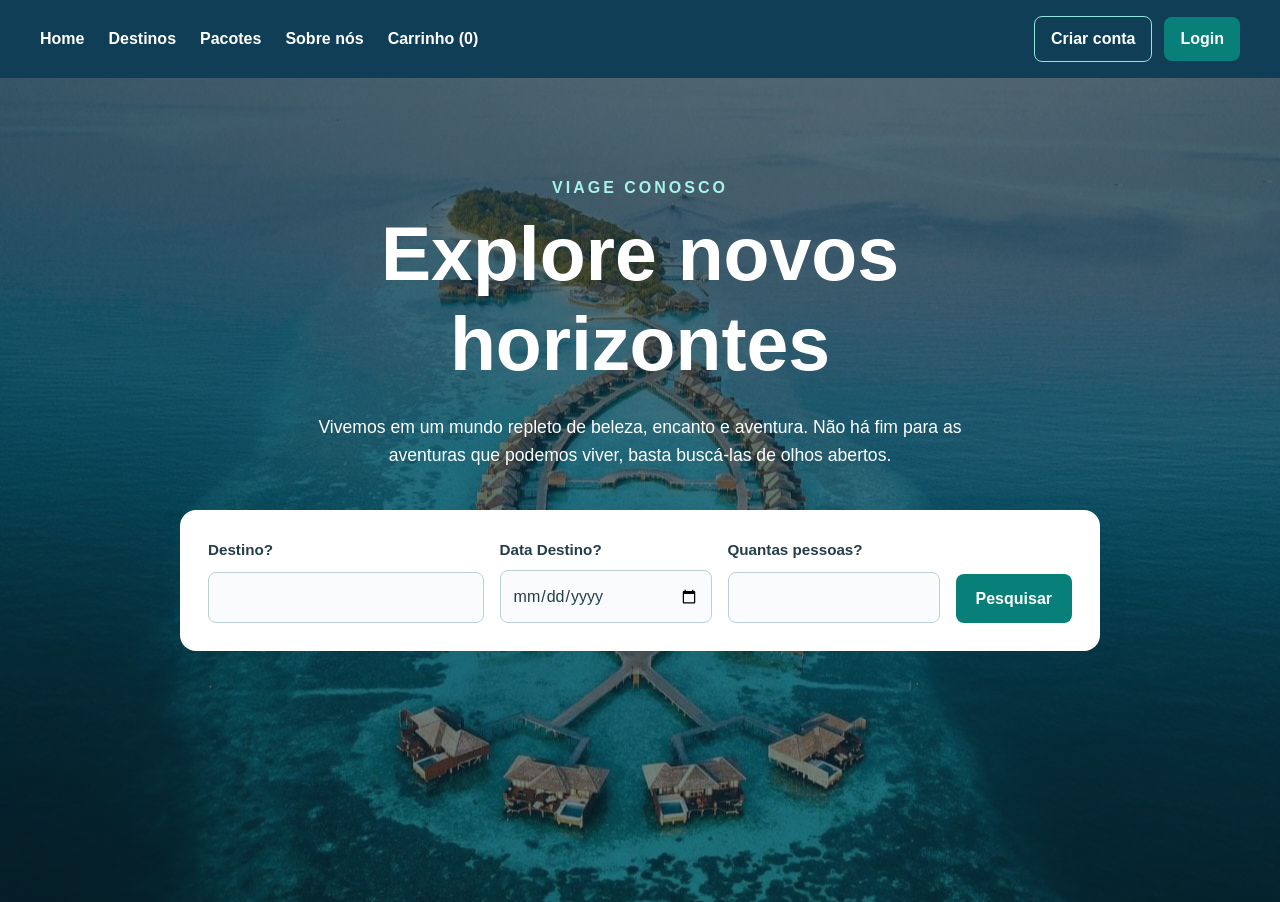
<file: index.html>
<!DOCTYPE html>
<html lang="pt-br">
<head>
    <meta charset="UTF-8">
    <meta name="viewport" content="width=device-width, initial-scale=1.0">
    <title>Viagem dos Sonhos</title>
    <link rel="stylesheet" href="style/style.css">
    <script src="script/carrinho.js" defer></script>
</head>
<body class="home">
    <menu>
        <ul>
            <li><a href="index.html">Home</a></li>
            <li><a href="pags/destinos.html">Destinos</a></li>
            <li><a href="pags/pacotes.html">Pacotes</a></li>
            <li><a href="pags/sobrenos.html">Sobre nós</a></li>
        <li><button type="button" id="abrir-carrinho" aria-haspopup="dialog" aria-controls="modal-carrinho">Carrinho (<span id="contador-carrinho">0</span>)</button></li>
        </ul>
        <button><a href="pags/criarconta.html">Criar conta</a></button>
        <button><a href="pags/login.html">Login</a></button>
    </menu>
    <main>
    <h2>Viage conosco</h2>
    <h1>Explore novos horizontes</h1>
    <p>Vivemos em um mundo repleto de beleza, encanto e aventura. Não há fim para as aventuras que podemos viver, basta buscá-las de olhos abertos.</p>
    <form action="">
        <label for="destino">Destino?</label>
        <input type="text" id="destino" name="destino">
        <label for="data">Data Destino?</label>
        <input type="date" id="data" name="data">
        <label for="pessoas">Quantas pessoas?</label>
        <input type="number" id="pessoas" name="pessoas">
        <input type="submit" value="Pesquisar">
    </form>
    </main>
</body>
</html>
</file>
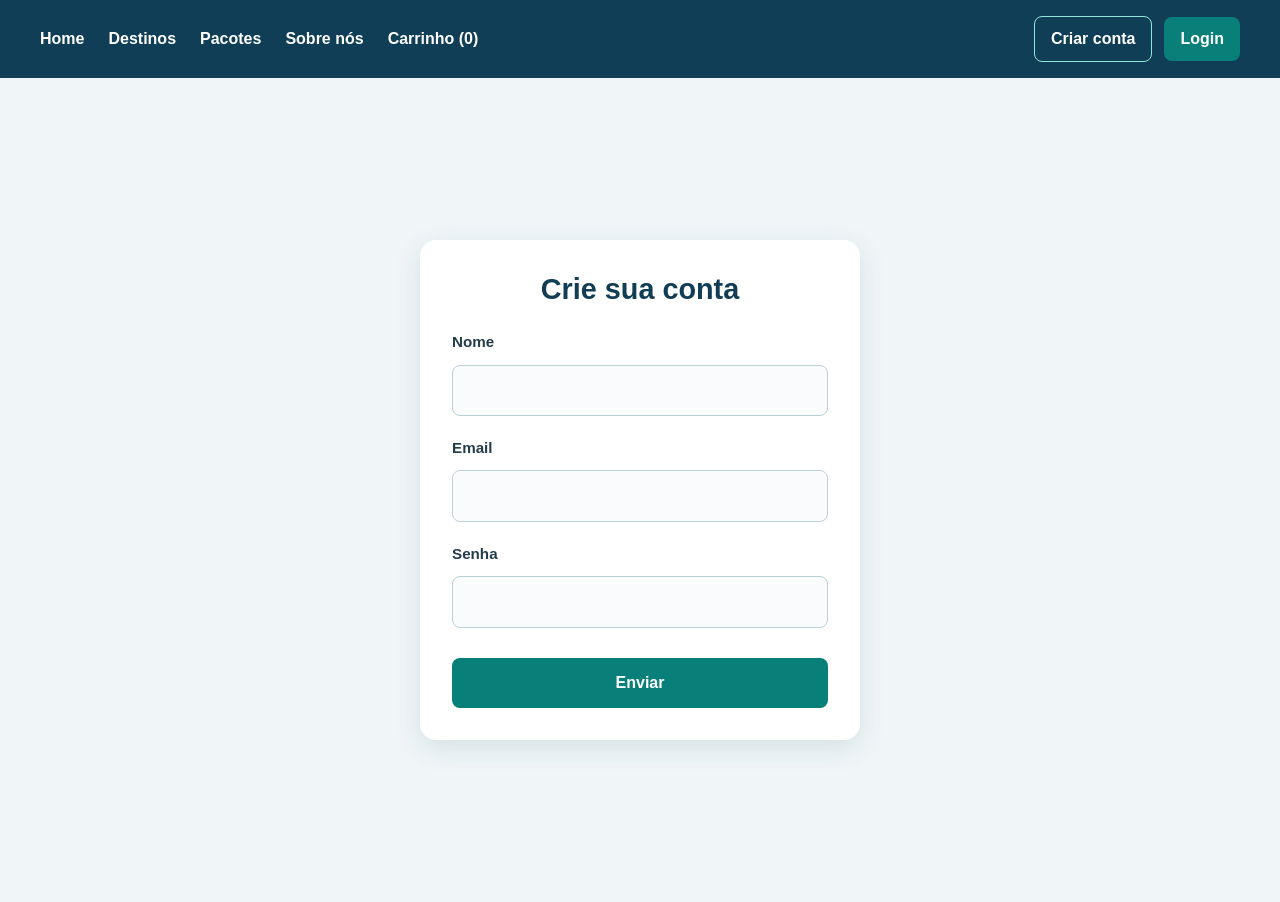
<file: pags/criarconta.html>
<!DOCTYPE html>
<html lang="pt-br">
<head>
    <meta charset="UTF-8">
    <meta name="viewport" content="width=device-width, initial-scale=1.0">
    <title>Viagem dos Sonhos</title>

    <link rel="stylesheet" href="../style/style.css">
    <script src="../script/carrinho.js" defer></script>
</head>
<body class="autenticacao">
     <menu>
      <ul>
        <li><a href="../index.html">Home</a></li>
        <li><a href="destinos.html">Destinos</a></li>
        <li><a href="pacotes.html">Pacotes</a></li>
        <li><a href="sobrenos.html">Sobre nós</a></li>
        <li><button type="button" id="abrir-carrinho" aria-haspopup="dialog" aria-controls="modal-carrinho">Carrinho (<span id="contador-carrinho">0</span>)</button></li>
      </ul>
      <button><a href="criarconta.html">Criar conta</a></button>
      <button><a href="login.html">Login</a></button>
    </menu>
    <main>
    <form action="#" method="post">
      <h1>Crie sua conta</h1>
      <label for="nome">Nome</label>
      <input type="text" name="nome" id="nome">
      <label for="email">Email</label>
      <input type="email" name="email" id="email">
      <label for="senha">Senha</label>
      <input type="password" name="senha" id="senha">
      <input type="submit" value="Enviar">
    </form>
    </main>
</body>
</html>
</file>
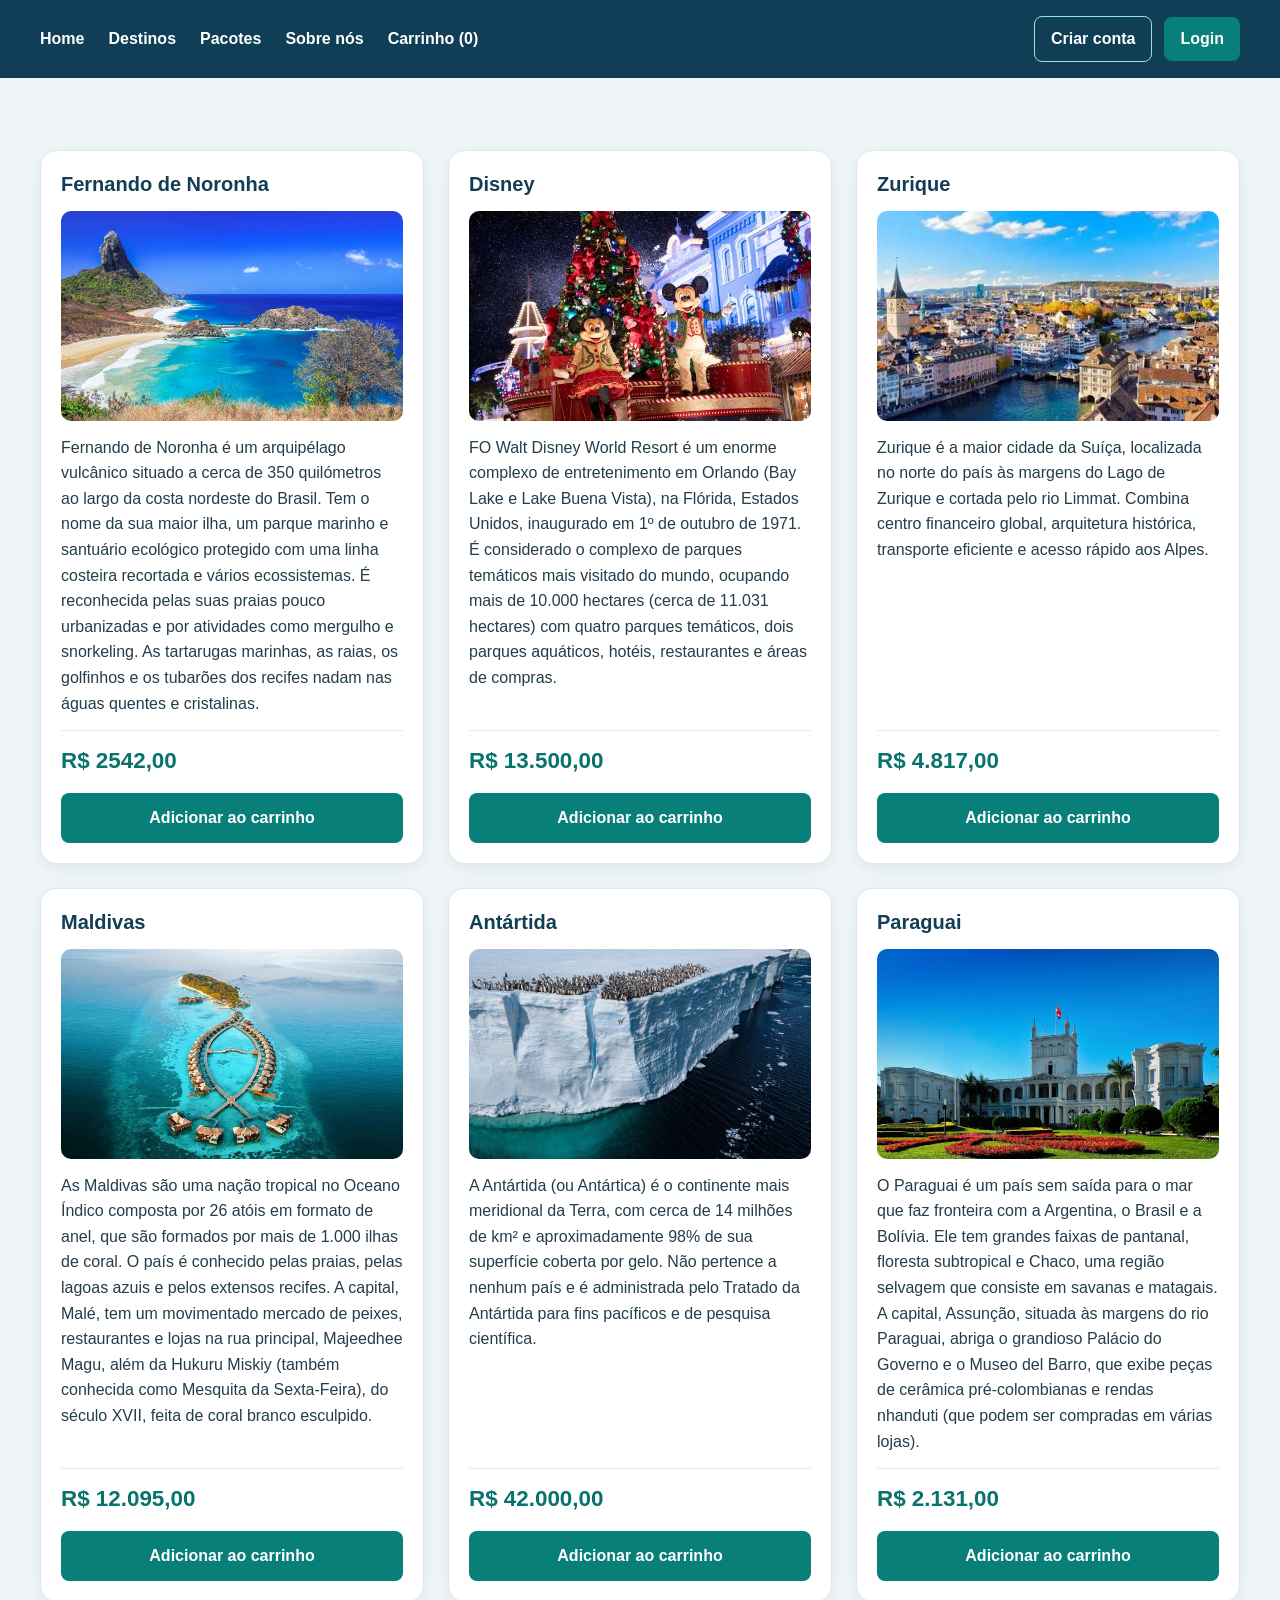
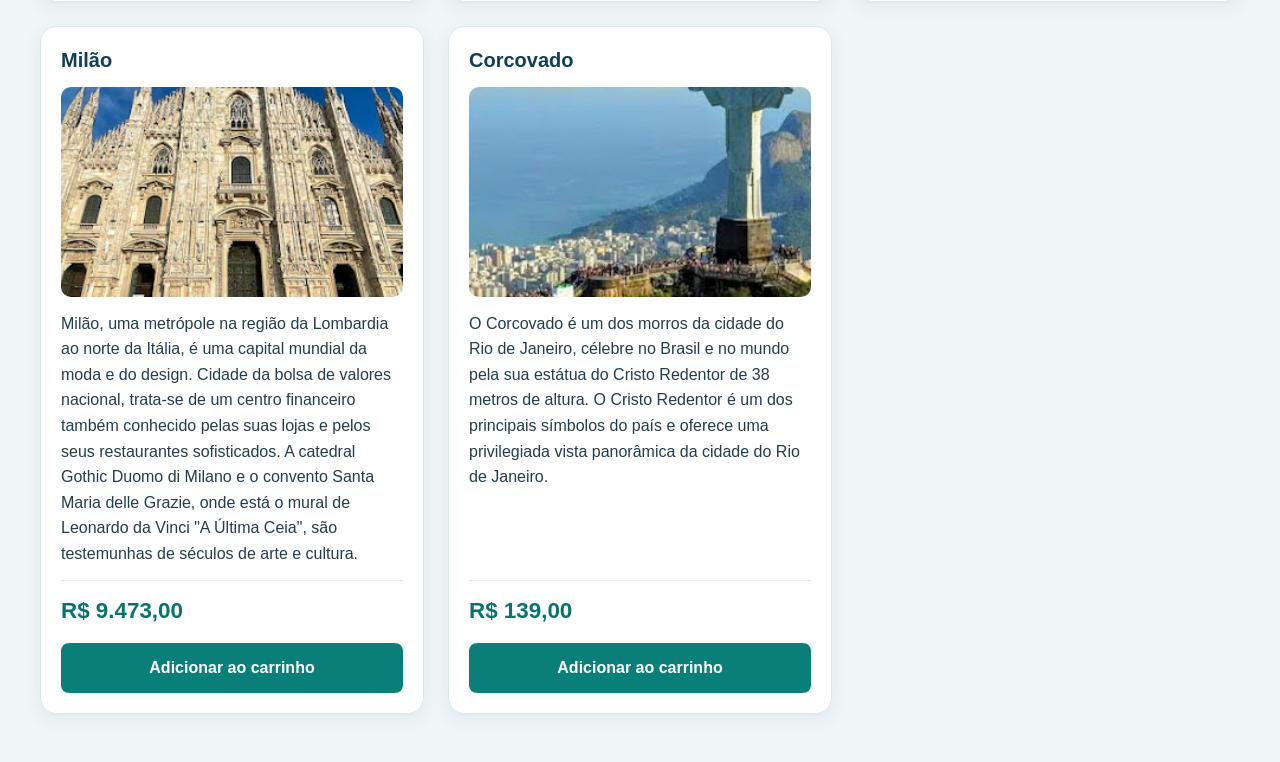
<file: pags/destinos.html>
<!doctype html>
<html lang="pt-br">
  <head>
    <meta charset="UTF-8" />
    <meta name="viewport" content="width=device-width, initial-scale=1.0" />
    <title>Viagem dos Sonhos</title>
    <link rel="stylesheet" href="../style/style.css" />
      <script src="../script/carrinho.js" defer></script>
</head>
  <body class="catalogo">
    <menu>
      <ul>
        <li><a href="../index.html">Home</a></li>
        <li><a href="destinos.html">Destinos</a></li>
        <li><a href="pacotes.html">Pacotes</a></li>
        <li><a href="sobrenos.html">Sobre nós</a></li>
        <li><button type="button" id="abrir-carrinho" aria-haspopup="dialog" aria-controls="modal-carrinho">Carrinho (<span id="contador-carrinho">0</span>)</button></li>
      </ul>
      <button><a href="criarconta.html">Criar conta</a></button>
      <button><a href="login.html">Login</a></button>
    </menu>
    <main>
    <div class="container-destino">

      <div class="card">
        <p>Fernando de Noronha</p>
        <img src="../img/fernando-de-noronha.jpg" alt="imagem de fernando de noronha">
        <p>Fernando de Noronha é um arquipélago vulcânico situado a cerca de 350 quilómetros ao largo da costa nordeste do Brasil. Tem o nome da sua maior ilha, um parque marinho e santuário ecológico protegido com uma linha costeira recortada e vários ecossistemas. É reconhecida pelas suas praias pouco urbanizadas e por atividades como mergulho e snorkeling. As tartarugas marinhas, as raias, os golfinhos e os tubarões dos recifes nadam nas águas quentes e cristalinas.</p>
        <p>R$ 2542,00</p>
        <button type="button" class="adicionar-carrinho" data-tipo="Destino" data-preco="254200">Adicionar ao carrinho</button>
      </div>

      <div class="card">
        <p>Disney</p>
        <img src="../img/Disney.webp" alt="imagem da Disney ">
        <p>FO Walt Disney World Resort é um enorme complexo de entretenimento em Orlando (Bay Lake e Lake Buena Vista), na Flórida, Estados Unidos, inaugurado em 1º de outubro de 1971. É considerado o complexo de parques temáticos mais visitado do mundo, ocupando mais de 10.000 hectares (cerca de 11.031 hectares) com quatro parques temáticos, dois parques aquáticos, hotéis, restaurantes e áreas de compras.</p>
        <p>R$ 13.500,00</p>
        <button type="button" class="adicionar-carrinho" data-tipo="Destino" data-preco="1350000">Adicionar ao carrinho</button>
      </div>

      <div class="card">
        <p>Zurique</p>
        <img src="../img/Suica.jpeg" alt="imagem de Zurique">
        <p>Zurique é a maior cidade da Suíça, localizada no norte do país às margens do Lago de Zurique e cortada pelo rio Limmat. Combina centro financeiro global, arquitetura histórica, transporte eficiente e acesso rápido aos Alpes.</p>
        <p>R$ 4.817,00</p>
        <button type="button" class="adicionar-carrinho" data-tipo="Destino" data-preco="481700">Adicionar ao carrinho</button>
      </div>

      <div class="card">
        <p>Maldivas</p>
        <img src="../img/Maldivas.jpg" alt="imagem de Maldivas">
        <p>As Maldivas são uma nação tropical no Oceano Índico composta por 26 atóis em formato de anel, que são formados por mais de 1.000 ilhas de coral. O país é conhecido pelas praias, pelas lagoas azuis e pelos extensos recifes. A capital, Malé, tem um movimentado mercado de peixes, restaurantes e lojas na rua principal, Majeedhee Magu, além da Hukuru Miskiy (também conhecida como Mesquita da Sexta-Feira), do século XVII, feita de coral branco esculpido.</p>
        <p>R$ 12.095,00</p>
        <button type="button" class="adicionar-carrinho" data-tipo="Destino" data-preco="1209500">Adicionar ao carrinho</button>
      </div>

      <div class="card">
        <p>Antártida</p>
        <img src="../img/Antartida.jpg" alt="imagem de Antártida">
        <p>A Antártida (ou Antártica) é o continente mais meridional da Terra, com cerca de 14 milhões de km² e aproximadamente 98% de sua superfície coberta por gelo. Não pertence a nenhum país e é administrada pelo Tratado da Antártida para fins pacíficos e de pesquisa científica.</p>
        <p>R$ 42.000,00</p>
        <button type="button" class="adicionar-carrinho" data-tipo="Destino" data-preco="4200000">Adicionar ao carrinho</button>
      </div>

      <div class="card">
        <p>Paraguai</p>
        <img src="../img/Paraguai.jpg" alt="imagem do Paraguai">
        <p>O Paraguai é um país sem saída para o mar que faz fronteira com a Argentina, o Brasil e a Bolívia. Ele tem grandes faixas de pantanal, floresta subtropical e Chaco, uma região selvagem que consiste em savanas e matagais. A capital, Assunção, situada às margens do rio Paraguai, abriga o grandioso Palácio do Governo e o Museo del Barro, que exibe peças de cerâmica pré-colombianas e rendas nhanduti (que podem ser compradas em várias lojas).</p>
        <p>R$ 2.131,00</p>
        <button type="button" class="adicionar-carrinho" data-tipo="Destino" data-preco="213100">Adicionar ao carrinho</button>
      </div>

      <div class="card">
        <p>Milão</p>
        <img src="../img/Milao.jpg" alt="imagem de Milão">
        <p>Milão, uma metrópole na região da Lombardia ao norte da Itália, é uma capital mundial da moda e do design. Cidade da bolsa de valores nacional, trata-se de um centro financeiro também conhecido pelas suas lojas e pelos seus restaurantes sofisticados. A catedral Gothic Duomo di Milano e o convento Santa Maria delle Grazie, onde está o mural de Leonardo da Vinci "A Última Ceia", são testemunhas de séculos de arte e cultura.</p>
        <p>R$ 9.473,00</p>
        <button type="button" class="adicionar-carrinho" data-tipo="Destino" data-preco="947300">Adicionar ao carrinho</button>
      </div>

      <div class="card">
        <p>Corcovado</p>
        <img src="../img/Rio de Janeiro.jpg" alt="imagem do Rio de Janeiro">
        <p>O Corcovado é um dos morros da cidade do Rio de Janeiro, célebre no Brasil e no mundo pela sua estátua do Cristo Redentor de 38 metros de altura. O Cristo Redentor é um dos principais símbolos do país e oferece uma privilegiada vista panorâmica da cidade do Rio de Janeiro.</p>
        <p>R$ 139,00</p>
        <button type="button" class="adicionar-carrinho" data-tipo="Destino" data-preco="13900">Adicionar ao carrinho</button>
      </div>

    </div>
      </main>
</body>
</html>
</file>
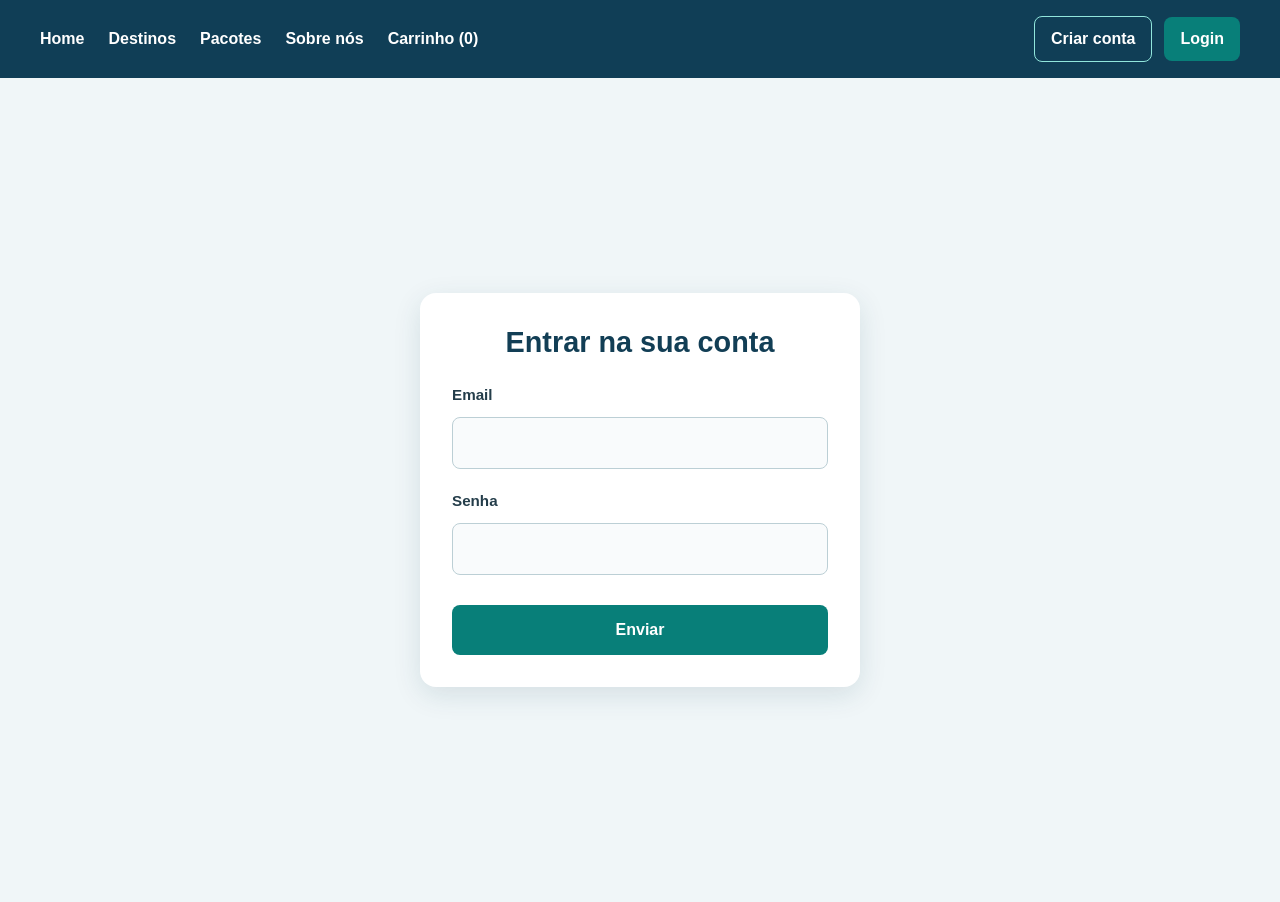
<file: pags/login.html>
<!DOCTYPE html>
<html lang="pt-br">
<head>
    <meta charset="UTF-8">
    <meta name="viewport" content="width=device-width, initial-scale=1.0">
    <title>Viagem dos Sonhos</title>
    <link rel="stylesheet" href="../style/style.css">
    <script src="../script/carrinho.js" defer></script>
</head>
<body class="autenticacao">
     <menu>
      <ul>
        <li><a href="../index.html">Home</a></li>
        <li><a href="destinos.html">Destinos</a></li>
        <li><a href="pacotes.html">Pacotes</a></li>
        <li><a href="sobrenos.html">Sobre nós</a></li>
        <li><button type="button" id="abrir-carrinho" aria-haspopup="dialog" aria-controls="modal-carrinho">Carrinho (<span id="contador-carrinho">0</span>)</button></li>
      </ul>
      <button><a href="criarconta.html">Criar conta</a></button>
      <button><a href="login.html">Login</a></button>
    </menu>
    <main>
     <form action="#" method="post">
      <h1>Entrar na sua conta</h1>
      <label for="email">Email</label>
      <input type="email" name="email" id="email">
      <label for="senha">Senha</label>
      <input type="password" name="senha" id="senha">
      <input type="submit" value="Enviar">
    </form>

    
    
    
    </main>
</body>
</html>
</file>
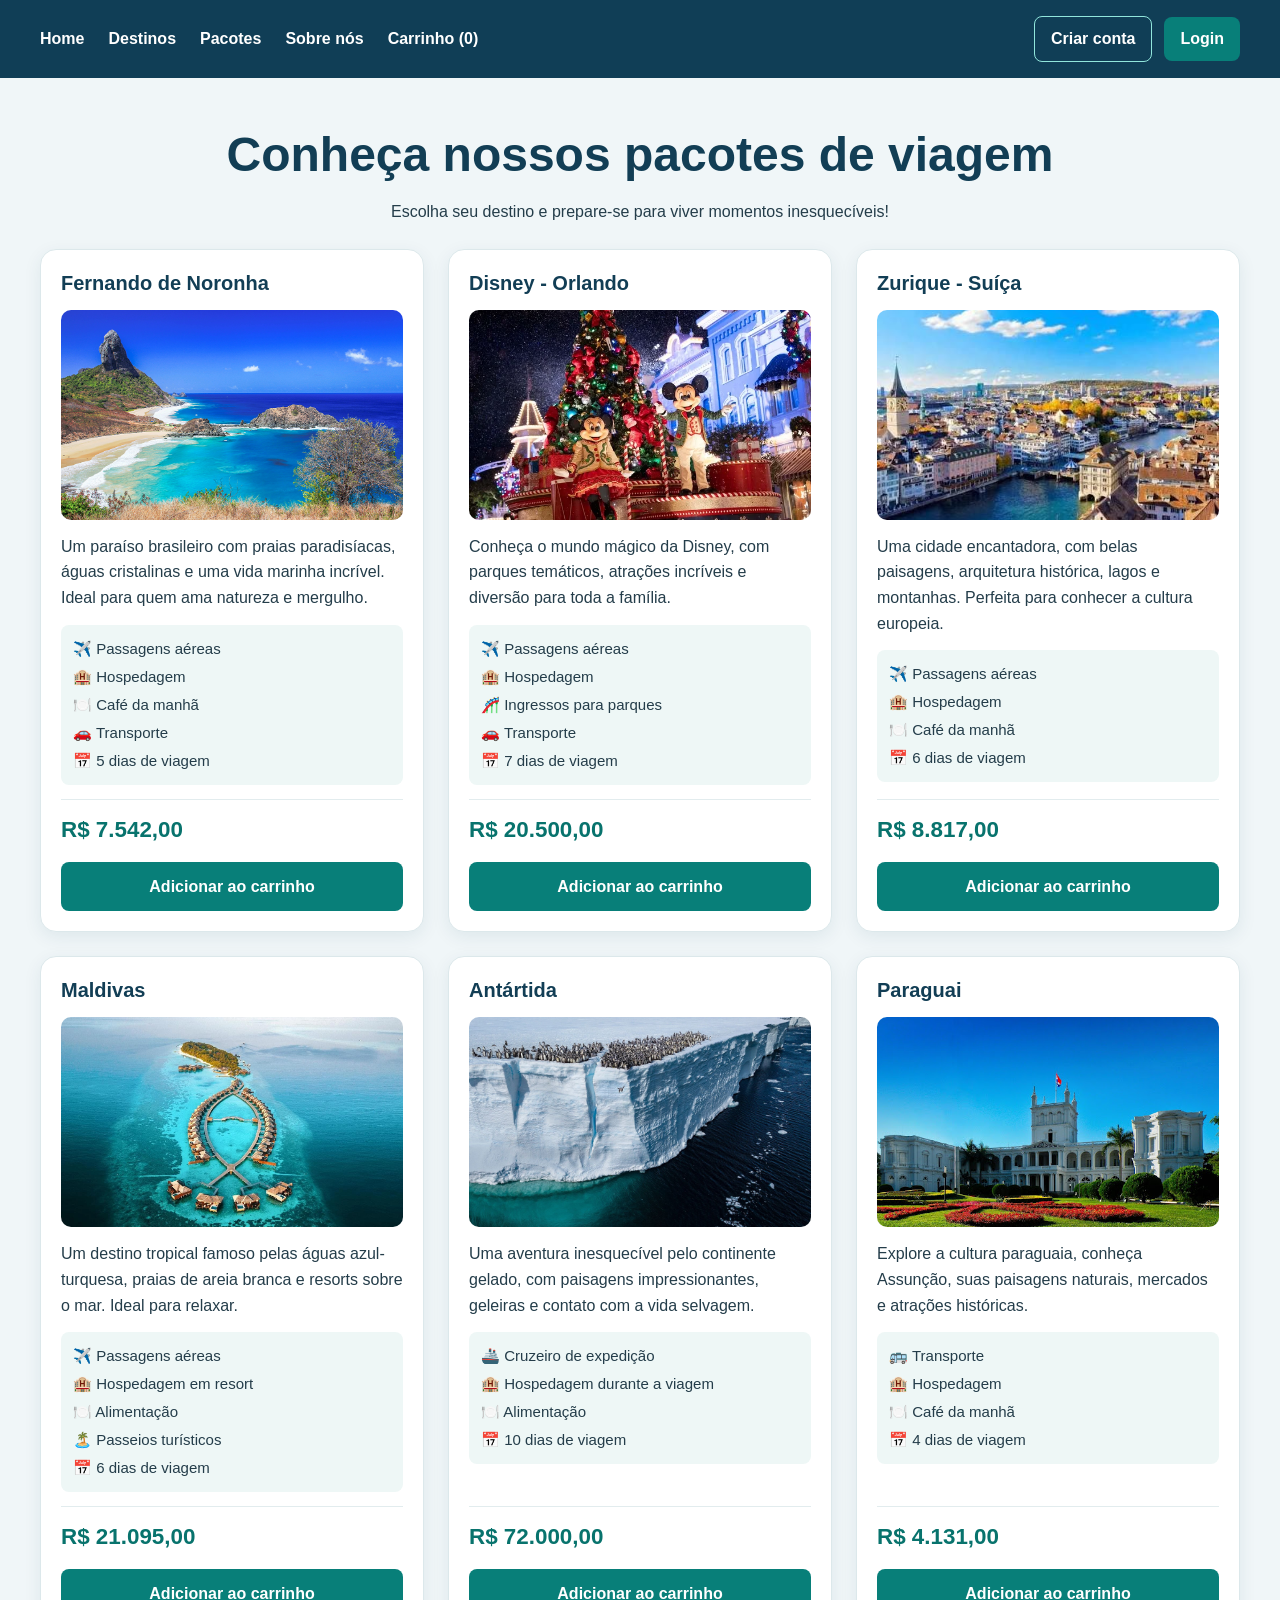
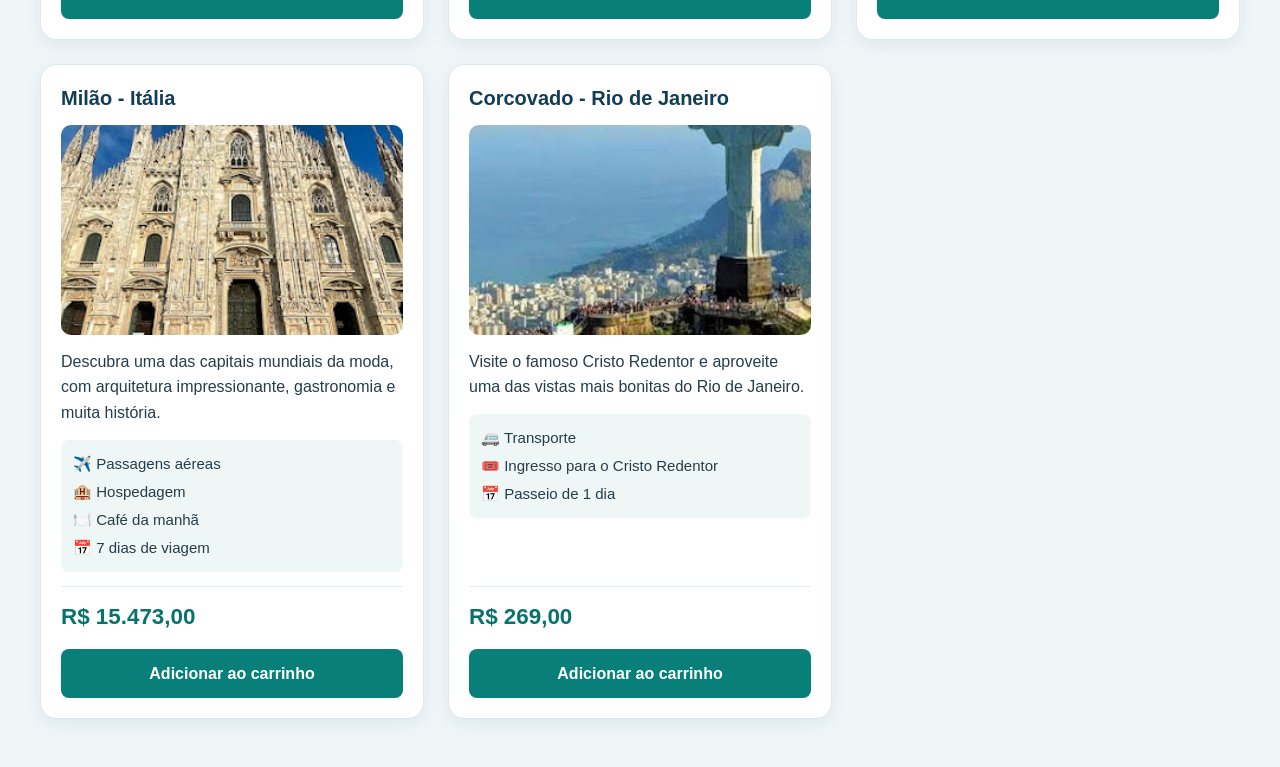
<file: pags/pacotes.html>
<!DOCTYPE html>
<html lang="pt-br">
<head>
    <meta charset="UTF-8">
    <meta name="viewport" content="width=device-width, initial-scale=1.0">
    <title>Pacotes - Viagem dos Sonhos</title>
    <link rel="stylesheet" href="../style/style.css">
    <script src="../script/carrinho.js" defer></script>
</head>
<body class="catalogo">

    <menu>
        <ul>
            <li><a href="../index.html">Home</a></li>
            <li><a href="destinos.html">Destinos</a></li>
            <li><a href="pacotes.html">Pacotes</a></li>
            <li><a href="sobrenos.html">Sobre nós</a></li>
        <li><button type="button" id="abrir-carrinho" aria-haspopup="dialog" aria-controls="modal-carrinho">Carrinho (<span id="contador-carrinho">0</span>)</button></li>
        </ul>
        <button><a href="criarconta.html">Criar conta</a></button>
        <button><a href="login.html">Login</a></button>
    </menu>
    <main>

    <h1>Conheça nossos pacotes de viagem</h1>
    <p>Escolha seu destino e prepare-se para viver momentos inesquecíveis!</p>
    <div class="container-destino">

        <div class="card">
            <p>Fernando de Noronha</p>
            <img src="../img/fernando-de-noronha.jpg" alt="Fernando de Noronha">
            <p>Um paraíso brasileiro com praias paradisíacas, águas cristalinas e uma vida marinha incrível. Ideal para quem ama natureza e mergulho.</p>
            <ul>
                <li>✈️ Passagens aéreas</li>
                <li>🏨 Hospedagem</li>
                <li>🍽️ Café da manhã</li>
                <li>🚗 Transporte</li>
                <li>📅 5 dias de viagem</li>
            </ul>
            <p>R$ 7.542,00</p>
            <button type="button" class="adicionar-carrinho" data-tipo="Pacote" data-preco="754200">Adicionar ao carrinho</button>
        </div>

        <div class="card">
            <p>Disney - Orlando</p>
            <img src="../img/Disney.webp" alt="Disney">
            <p>Conheça o mundo mágico da Disney, com parques temáticos, atrações incríveis e diversão para toda a família.</p>
            <ul>
                <li>✈️ Passagens aéreas</li>
                <li>🏨 Hospedagem</li>
                <li>🎢 Ingressos para parques</li>
                <li>🚗 Transporte</li>
                <li>📅 7 dias de viagem</li>
            </ul>
            <p>R$ 20.500,00</p>
            <button type="button" class="adicionar-carrinho" data-tipo="Pacote" data-preco="2050000">Adicionar ao carrinho</button>
        </div>

        <div class="card">
            <p>Zurique - Suíça</p>
            <img src="../img/Suica.jpeg" alt="Zurique">
            <p>Uma cidade encantadora, com belas paisagens, arquitetura histórica, lagos e montanhas. Perfeita para conhecer a cultura europeia.</p>
            <ul>
                <li>✈️ Passagens aéreas</li>
                <li>🏨 Hospedagem</li>
                <li>🍽️ Café da manhã</li>
                <li>📅 6 dias de viagem</li>
            </ul>
            <p>R$ 8.817,00</p>
            <button type="button" class="adicionar-carrinho" data-tipo="Pacote" data-preco="881700">Adicionar ao carrinho</button>
        </div>

        <div class="card">
            <p>Maldivas</p>
            <img src="../img/Maldivas.jpg" alt="Maldivas">
            <p>Um destino tropical famoso pelas águas azul-turquesa, praias de areia branca e resorts sobre o mar. Ideal para relaxar.</p>
            <ul>
                <li>✈️ Passagens aéreas</li>
                <li>🏨 Hospedagem em resort</li>
                <li>🍽️ Alimentação</li>
                <li>🏝️ Passeios turísticos</li>
                <li>📅 6 dias de viagem</li>
            </ul>
            <p>R$ 21.095,00</p>
            <button type="button" class="adicionar-carrinho" data-tipo="Pacote" data-preco="2109500">Adicionar ao carrinho</button>
        </div>

        <div class="card">
            <p>Antártida</p>
            <img src="../img/Antartida.jpg" alt="Antártida">
            <p>Uma aventura inesquecível pelo continente gelado, com paisagens impressionantes, geleiras e contato com a vida selvagem.</p>
            <ul>
                <li>🚢 Cruzeiro de expedição</li>
                <li>🏨 Hospedagem durante a viagem</li>
                <li>🍽️ Alimentação</li>
                <li>📅 10 dias de viagem</li>
            </ul>
            <p>R$ 72.000,00</p>
            <button type="button" class="adicionar-carrinho" data-tipo="Pacote" data-preco="7200000">Adicionar ao carrinho</button>
        </div>

        <div class="card">
            <p>Paraguai</p>
            <img src="../img/Paraguai.jpg" alt="Paraguai">
            <p>Explore a cultura paraguaia, conheça Assunção, suas paisagens naturais, mercados e atrações históricas.</p>
            <ul>
                <li>🚌 Transporte</li>
                <li>🏨 Hospedagem</li>
                <li>🍽️ Café da manhã</li>
                <li>📅 4 dias de viagem</li>
            </ul>
            <p>R$ 4.131,00</p>
            <button type="button" class="adicionar-carrinho" data-tipo="Pacote" data-preco="413100">Adicionar ao carrinho</button>
        </div>

        <div class="card">
            <p>Milão - Itália</p>
            <img src="../img/Milao.jpg" alt="Milão">
            <p>Descubra uma das capitais mundiais da moda, com arquitetura impressionante, gastronomia e muita história.</p>
            <ul>
                <li>✈️ Passagens aéreas</li>
                <li>🏨 Hospedagem</li>
                <li>🍽️ Café da manhã</li>
                <li>📅 7 dias de viagem</li>
            </ul>
            <p>R$ 15.473,00</p>
            <button type="button" class="adicionar-carrinho" data-tipo="Pacote" data-preco="1547300">Adicionar ao carrinho</button>
        </div>

        <div class="card">
            <p>Corcovado - Rio de Janeiro</p>
            <img src="../img/Rio de Janeiro.jpg" alt="Corcovado">
            <p>Visite o famoso Cristo Redentor e aproveite uma das vistas mais bonitas do Rio de Janeiro.</p>
            <ul>
                <li>🚐 Transporte</li>
                <li>🎟️ Ingresso para o Cristo Redentor</li>
                <li>📅 Passeio de 1 dia</li>
            </ul>
            <p>R$ 269,00</p>
            <button type="button" class="adicionar-carrinho" data-tipo="Pacote" data-preco="26900">Adicionar ao carrinho</button>
        </div>

    </div>

    </main>
</body>
</html>
</file>
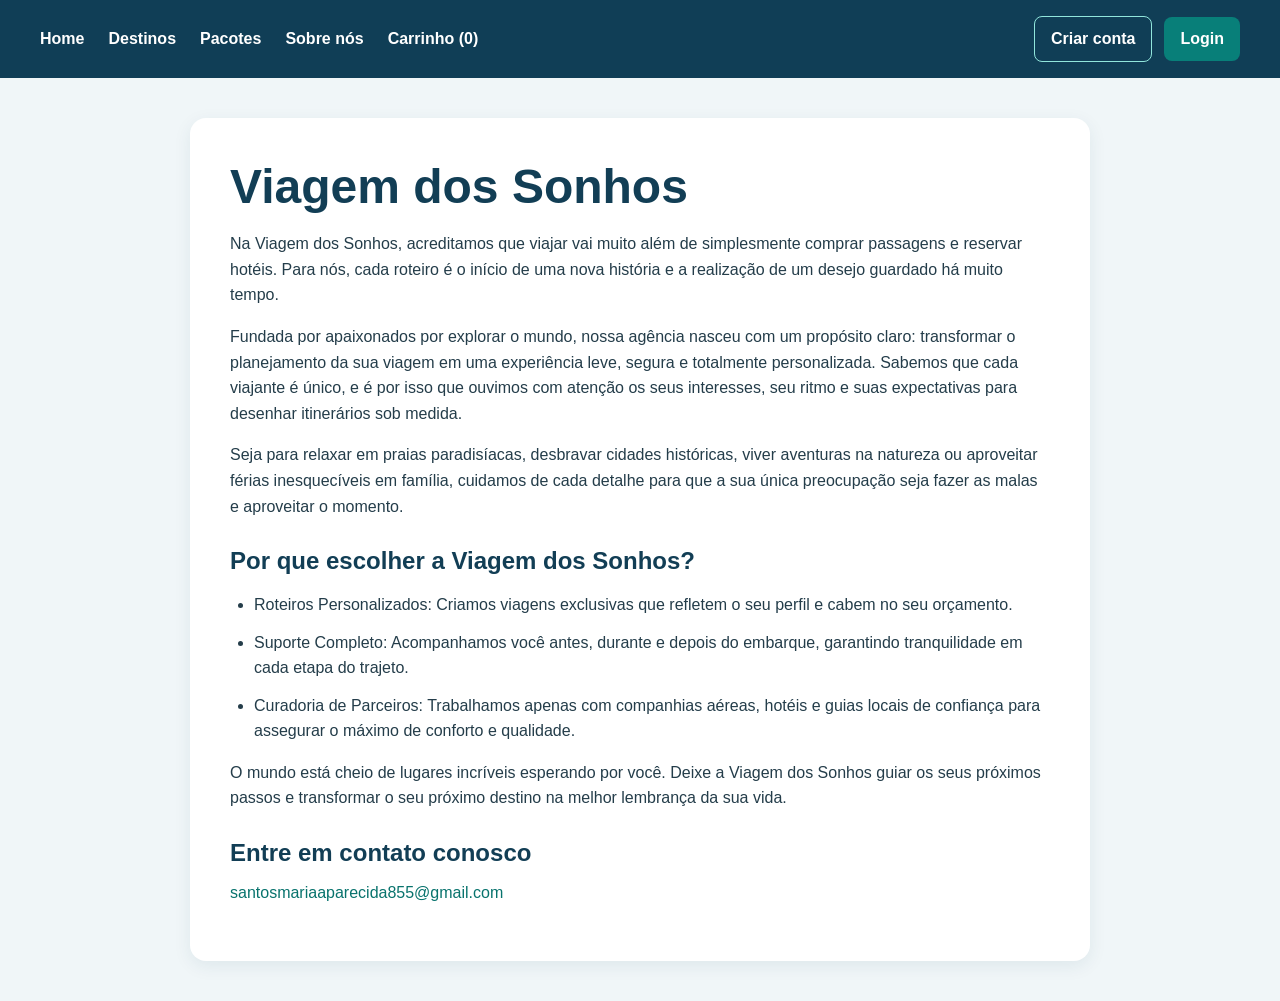
<file: pags/sobrenos.html>
<!DOCTYPE html>
<html lang="pt-br">
<head>
    <meta charset="UTF-8">
    <meta name="viewport" content="width=device-width, initial-scale=1.0">
    <title>Viagem dos Sonhos</title>
    <link rel="stylesheet" href="../style/style.css">
    <script src="../script/carrinho.js" defer></script>
</head>
<body class="sobre">
    <menu>
      <ul>
        <li><a href="../index.html">Home</a></li>
        <li><a href="destinos.html">Destinos</a></li>
        <li><a href="pacotes.html">Pacotes</a></li>
        <li><a href="sobrenos.html">Sobre nós</a></li>
        <li><button type="button" id="abrir-carrinho" aria-haspopup="dialog" aria-controls="modal-carrinho">Carrinho (<span id="contador-carrinho">0</span>)</button></li>
      </ul>
      <button><a href="criarconta.html">Criar conta</a></button>
      <button><a href="login.html">Login</a></button>
    </menu>
    <main>
    <h1>Viagem dos Sonhos</h1>
    <p>Na Viagem dos Sonhos, acreditamos que viajar vai muito além de simplesmente comprar passagens e reservar hotéis. Para nós, cada roteiro é o início de uma nova história e a realização de um desejo guardado há muito tempo.</p>
    <p>Fundada por apaixonados por explorar o mundo, nossa agência nasceu com um propósito claro: transformar o planejamento da sua viagem em uma experiência leve, segura e totalmente personalizada. Sabemos que cada viajante é único, e é por isso que ouvimos com atenção os seus interesses, seu ritmo e suas expectativas para desenhar itinerários sob medida.</p>
    <p>Seja para relaxar em praias paradisíacas, desbravar cidades históricas, viver aventuras na natureza ou aproveitar férias inesquecíveis em família, cuidamos de cada detalhe para que a sua única preocupação seja fazer as malas e aproveitar o momento.</p>
    <h2>Por que escolher a Viagem dos Sonhos?</h2>
    <ul>
        <li>Roteiros Personalizados: Criamos viagens exclusivas que refletem o seu perfil e cabem no seu orçamento.</li>
        <li>Suporte Completo: Acompanhamos você antes, durante e depois do embarque, garantindo tranquilidade em cada etapa do trajeto.</li>
        <li>Curadoria de Parceiros: Trabalhamos apenas com companhias aéreas, hotéis e guias locais de confiança para assegurar o máximo de conforto e qualidade.</li>
    </ul>
    <p>O mundo está cheio de lugares incríveis esperando por você. Deixe a Viagem dos Sonhos guiar os seus próximos passos e transformar o seu próximo destino na melhor lembrança da sua vida.</p>
    <h2>Entre em contato conosco</h2>
    <p>santosmariaaparecida855@gmail.com</p>
    </main>
</body>
</html>
</file>
<file: style/style.css>
* {
    box-sizing: border-box;
}

body {
    margin: 0;
    font-family: Arial, Helvetica, sans-serif;
    background-color: #f0f6f8;
    color: #243d4a;
    line-height: 1.6;
}

h1, h2 {
    color: #123e55;
    line-height: 1.2;
}

h1 {
    font-size: clamp(2rem, 4vw, 3rem);
    margin: 0 0 16px;
}

h2 {
    margin: 28px 0 12px;
}

p {
    margin: 0 0 16px;
}

menu {
    margin: 0;
    padding: 16px max(24px, calc((100% - 1200px) / 2));
    background-color: #103e56;
    display: flex;
    align-items: center;
    flex-wrap: wrap;
    gap: 12px;
}

menu ul {
    display: flex;
    flex-wrap: wrap;
    gap: 24px;
    list-style: none;
    padding: 0;
    margin: 0 auto 0 0;
}

menu a {
    color: white;
    text-decoration: none;
    font-weight: bold;
}

menu ul a:hover {
    color: #91e6dc;
}

button, input[type="submit"] {
    border: none;
    border-radius: 8px;
    padding: 12px 20px;
    background-color: #087f79;
    color: white;
    font: inherit;
    font-weight: bold;
    cursor: pointer;
    transition: background-color 0.2s;
}

button:hover, input[type="submit"]:hover {
    background-color: #05645f;
}

menu button {
    padding: 0;
}

menu button a {
    display: block;
    padding: 9px 16px;
}

menu > button:first-of-type {
    background-color: transparent;
    border: 1px solid #91e6dc;
}

menu > button:first-of-type:hover {
    background-color: #21536a;
}

a:focus-visible, button:focus-visible, input:focus-visible {
    outline: 3px solid #e9a23b;
    outline-offset: 3px;
}

/* Conteudo das paginas */
main {
    width: 100%;
    max-width: 1248px;
    margin: 0 auto;
    padding: 48px 24px;
}

.catalogo main > h1, .catalogo main > p {
    text-align: center;
}

.container-destino {
    display: grid;
    grid-template-columns: repeat(auto-fit, minmax(min(100%, 290px), 1fr));
    gap: 24px;
    margin-top: 24px;
}

.card {
    background-color: white;
    border: 1px solid #dce8eb;
    border-radius: 16px;
    padding: 20px;
    display: flex;
    flex-direction: column;
    align-items: stretch;
    gap: 14px;
    box-shadow: 0 5px 18px rgba(16, 62, 86, 0.08);
    transition: box-shadow 0.2s;
}

.card:hover {
    box-shadow: 0 10px 25px rgba(16, 62, 86, 0.16);
}

.card img {
    width: 100%;
    height: 210px;
    object-fit: cover;
    border-radius: 10px;
    display: block;
}

.card p {
    margin: 0;
}

.card p:first-child {
    color: #123e55;
    font-size: 1.25rem;
    font-weight: bold;
    line-height: 1.3;
}

.card p:last-of-type {
    margin-top: auto;
    padding-top: 12px;
    border-top: 1px solid #e2ecee;
    color: #08736d;
    font-size: 1.4rem;
    font-weight: bold;
}

.card ul {
    list-style: none;
    padding: 12px;
    margin: 0;
    background-color: #eef7f6;
    border-radius: 8px;
    font-size: 0.94rem;
}

.card li + li {
    margin-top: 4px;
}

.card button {
    width: 100%;
}

form {
    background-color: white;
    border-radius: 16px;
    padding: 28px;
    box-shadow: 0 8px 28px rgba(16, 62, 86, 0.12);
    color: #243d4a;
}

label {
    display: block;
    font-weight: bold;
    font-size: 0.95rem;
}

input:not([type="submit"]) {
    width: 100%;
    min-width: 0;
    padding: 12px;
    border: 1px solid #bccfd5;
    border-radius: 8px;
    background-color: #f9fbfc;
    color: #243d4a;
    font: inherit;
}

input:not([type="submit"]):focus {
    border-color: #087f79;
}

/* Pagina inicial */
.home main {
    max-width: none;
    min-height: calc(100vh - 76px);
    padding: 100px 24px 70px;
    background: linear-gradient(rgba(8, 38, 53, 0.70), rgba(8, 38, 53, 0.55)),
                url('../img/Maldivas.jpg') center / cover no-repeat;
    color: white;
    text-align: center;
}

.home h1 {
    color: white;
    font-size: clamp(2.6rem, 7vw, 4.7rem);
    max-width: 900px;
    margin: 12px auto 24px;
}

.home main h2 {
    color: #a8f3e8;
    margin: 0;
    font-size: 1rem;
    text-transform: uppercase;
    letter-spacing: 3px;
}

.home main > p {
    max-width: 690px;
    margin: 0 auto 40px;
    font-size: 1.1rem;
}

.home form {
    max-width: 920px;
    margin: 0 auto;
    display: grid;
    grid-template-columns: 1.3fr 1fr 1fr auto;
    gap: 8px 16px;
    text-align: left;
    align-items: end;
}

.home form label { grid-row: 1; }
.home form input { grid-row: 2; }
.home form input[type="submit"] { grid-column: 4; }

/* Login e cadastro */
.autenticacao main {
    min-height: calc(100vh - 76px);
    display: flex;
    justify-content: center;
    align-items: center;
}

.autenticacao form {
    width: 100%;
    max-width: 440px;
    display: flex;
    flex-direction: column;
    gap: 10px;
    padding: 32px;
}

.autenticacao form h1 {
    font-size: 1.8rem;
    margin-bottom: 14px;
    text-align: center;
}

.autenticacao form input:not([type="submit"]) {
    margin-bottom: 10px;
}

.autenticacao input[type="submit"] {
    margin-top: 10px;
}

.sobre main {
    max-width: 900px;
    margin: 40px auto;
    padding: 40px;
    background-color: white;
    border-radius: 16px;
    box-shadow: 0 5px 18px rgba(16, 62, 86, 0.08);
}

.sobre main ul {
    padding-left: 24px;
}

.sobre main li {
    margin-bottom: 12px;
}

.sobre main p:last-child {
    color: #08736d;
    overflow-wrap: anywhere;
}

@media (max-width: 760px) {
    menu { justify-content: center; padding: 16px; }
    menu ul { width: 100%; justify-content: center; margin: 0; gap: 12px 20px; }
    main { padding: 28px 16px; }
    .home main { padding: 64px 16px; }
    .home form { grid-template-columns: 1fr; max-width: 440px; gap: 10px; }
    .home form label, .home form input, .home form input[type="submit"] {
        grid-row: auto;
        grid-column: auto;
    }
    .home form input:not([type="submit"]) { margin-bottom: 8px; }
    .sobre main { width: calc(100% - 32px); padding: 24px; margin: 24px auto; }
}

@media (prefers-reduced-motion: reduce) {
    * { transition: none !important; }
}

.mensagem-carrinho {
    color: #08736d;
    font-weight: bold;
}
.mensagem-carrinho:empty { display: none; }

#itens-carrinho {
    display: grid;
    gap: 16px;
    margin: 24px 0;
}
.item-carrinho, .resumo-carrinho {
    background: white;
    border: 1px solid #dce8eb;
    border-radius: 14px;
    padding: 22px;
    box-shadow: 0 5px 18px rgba(16, 62, 86, 0.08);
}
.item-carrinho {
    display: grid;
    grid-template-columns: minmax(0, 1fr) auto auto auto;
    align-items: center;
    gap: 20px;
}
.item-carrinho h2 { font-size: 1.2rem; margin: 0 0 6px; }
.item-carrinho p { margin: 0; }
.item-carrinho strong { color: #08736d; }
.quantidade-carrinho, .acoes-carrinho {
    display: flex;
    gap: 12px;
    align-items: center;
    flex-wrap: wrap;
}
.quantidade-carrinho button { padding: 6px 14px; }
.remover-carrinho, #limpar-carrinho { background: #a43b3b; }
.remover-carrinho:hover, #limpar-carrinho:hover { background: #802d2d; }
#limpar-carrinho:disabled { opacity: 0.5; cursor: not-allowed; }
.resumo-carrinho h2 { margin: 0 0 18px; }
.link-carrinho {
    color: #08736d;
    font-weight: bold;
    text-decoration: none;
}
.link-carrinho:hover { text-decoration: underline; }
@media (max-width: 760px) {
    .item-carrinho { grid-template-columns: 1fr 1fr; gap: 14px; }
    .item-carrinho > div:first-child { grid-column: 1 / -1; }
    .item-carrinho > strong { text-align: right; }
    .remover-carrinho { grid-column: 1 / -1; }
}

menu #abrir-carrinho {
    padding: 0;
    background: transparent;
    border: 0;
    color: white;
    line-height: inherit;
    border-radius: 0;
}
menu #abrir-carrinho:hover { color: #91e6dc; }
#modal-carrinho {
    width: min(850px, calc(100% - 32px));
    max-height: 85vh;
    overflow: auto;
    padding: 28px;
    border: 1px solid #dce8eb;
    border-radius: 16px;
    color: #243d4a;
    background: #f0f6f8;
    box-shadow: 0 16px 64px rgba(0, 0, 0, .25);
}
#modal-carrinho::backdrop { background: rgba(8, 38, 53, .65); }
body:has(#modal-carrinho[open]) { overflow: hidden; }
.cabecalho-carrinho {
    display: flex;
    align-items: center;
    justify-content: space-between;
    gap: 16px;
    margin-bottom: 16px;
}
.cabecalho-carrinho h2 { margin: 0; font-size: 1.8rem; }
#fechar-carrinho {
    background: transparent;
    color: #123e55;
    font-size: 1.8rem;
    line-height: 1;
    padding: 8px 12px;
}
#fechar-carrinho:hover { background: #dce8eb; }
#mensagem-carrinho {
    position: fixed;
    bottom: 20px;
    right: 20px;
    z-index: 10;
    max-width: calc(100% - 40px);
    margin: 0;
    padding: 12px 18px;
    border-radius: 8px;
    color: white;
    background: #103e56;
    box-shadow: 0 5px 18px rgba(16, 62, 86, .2);
}
#aviso-armazenamento {
    background: #fff2d7;
    border-radius: 8px;
    padding: 12px;
    color: #69480c;
}
@media (max-width: 760px) {
    #modal-carrinho { padding: 16px; }
    #modal-carrinho .acoes-carrinho button { width: 100%; }
    #modal-carrinho .item-carrinho { padding: 14px; }
    #modal-carrinho .quantidade-carrinho { gap: 8px; }
}
</file>
